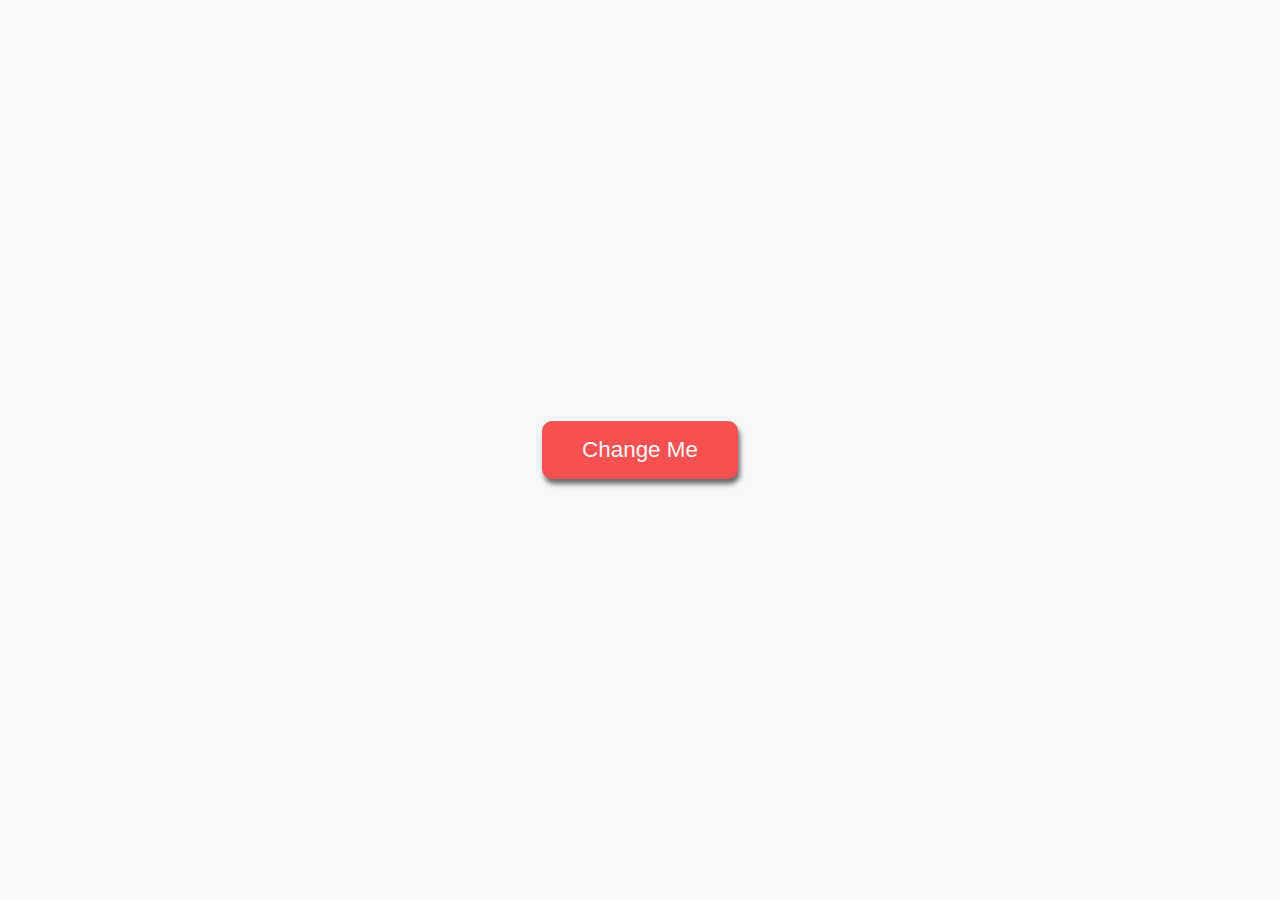
<file: JS Practice/change the button/index.html>
<html>
   <head>
      <meta charset="UTF-8" />
      <meta name="viewport" content="width=device-width, initial-scale=1.0" />
      <link rel="stylesheet" href="style.css">
   </head>

   <body>
      <button id="btn" class="btn">Change Me</button>
   </body>
   <script src="main.js"></script>
</html>
</file>
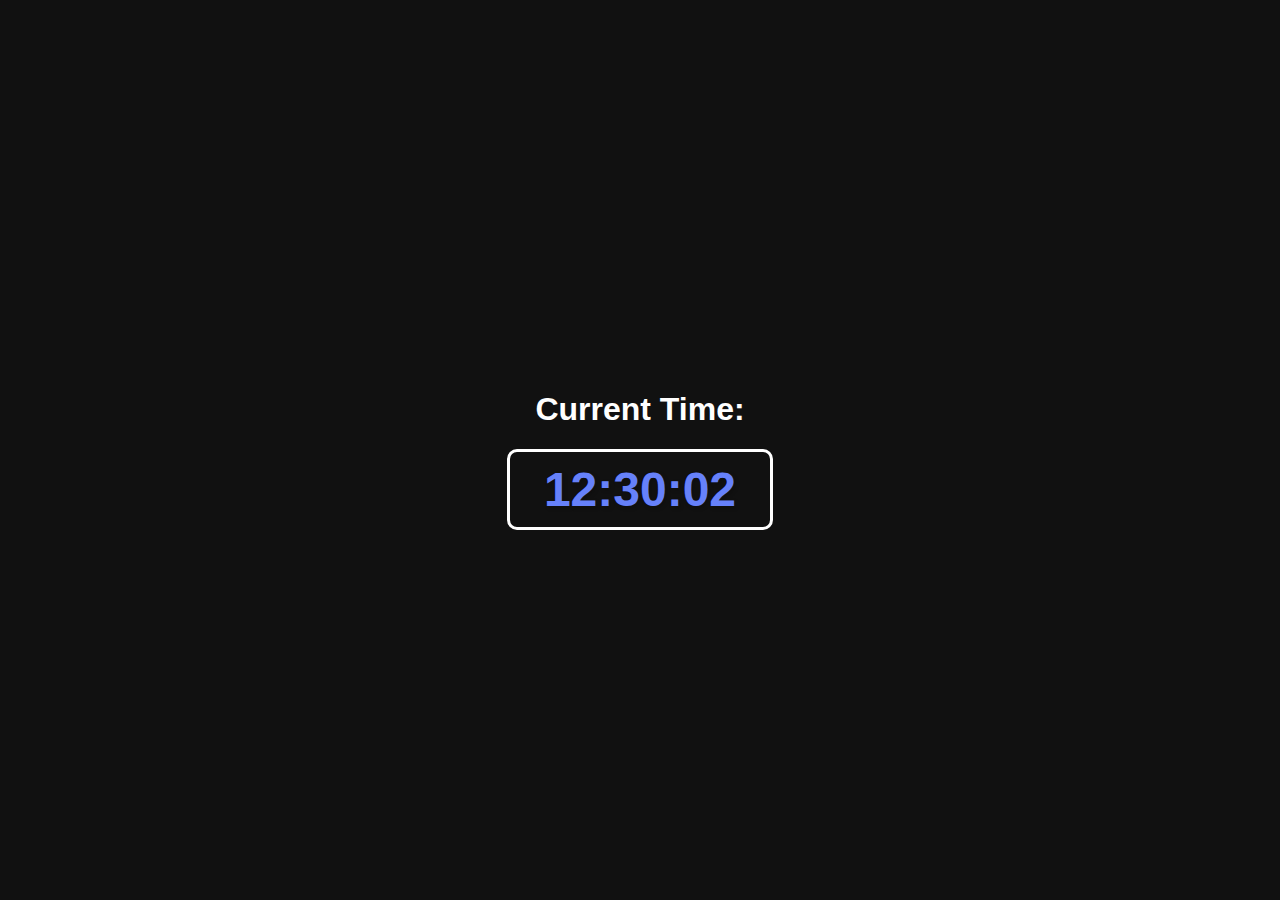
<file: JS Practice/Display time/index.html>
<html>
   <head>
      <meta charset="UTF-8" />
      <meta name="viewport" content="width=device-width, initial-scale=1.0" />
      <link rel="stylesheet" href="style.css">
   </head>

   <body>
      <div class="container">
         <h1>Current Time:</h1>
         <div class="time" id="time">12:30:02</div>
      </div>
      <script src="main.js"></script>
   </body>
</html>
</file>
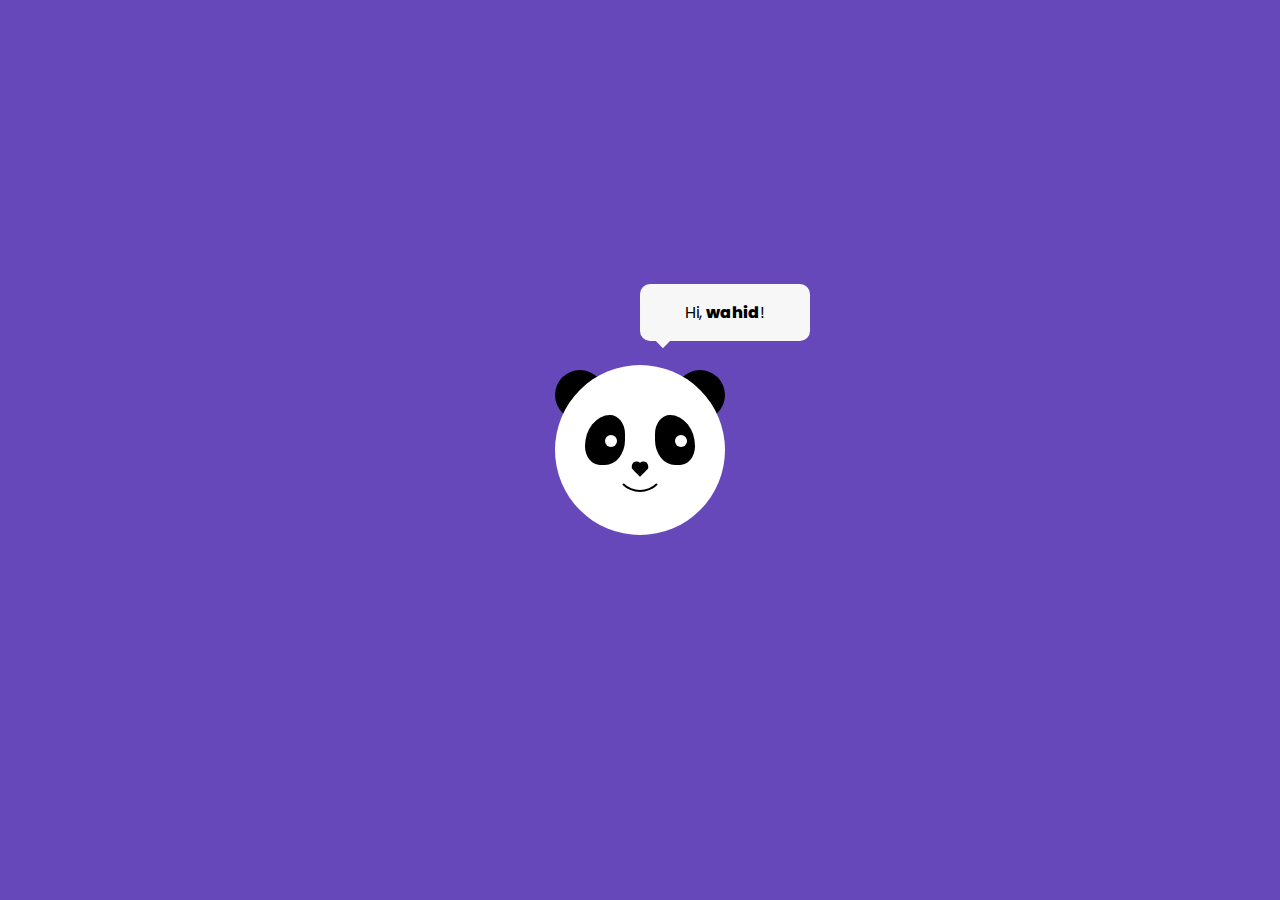
<file: JS Practice/Greeting Panda/index.html>
<html>
   <head>
      <meta charset="UTF-8" />
      <meta name="viewport" content="width=device-width, initial-scale=1.0" />
      <link rel="stylesheet" href="style.css">
   </head>

   <body>
      <div class="container">
         <div class="panda">
            <div class="ear left"></div>
            <div class="ear right"></div>
            <div class="eye left">
               <div class="eye-roll" data-eye-roll></div>
            </div>
            <div class="eye right">
               <div class="eye-roll" data-eye-roll></div>
            </div>
            <div class="nose">
               <svg
                  xmlns="http://www.w3.org/2000/svg"
                  class="icon icon-tabler icon-tabler-heart-filled"
                  width="20"
                  height="20"
                  viewBox="0 0 24 24"
                  stroke-width="2"
                  stroke="currentColor"
                  fill="none"
                  stroke-linecap="round"
                  stroke-linejoin="round">
                  <path stroke="none" d="M0 0h24v24H0z" fill="none" />
                  <path
                     d="M6.979 3.074a6 6 0 0 1 4.988 1.425l.037 .033l.034 -.03a6 6 0 0 1 4.733 -1.44l.246 .036a6 6 0 0 1 3.364 10.008l-.18 .185l-.048 .041l-7.45 7.379a1 1 0 0 1 -1.313 .082l-.094 -.082l-7.493 -7.422a6 6 0 0 1 3.176 -10.215z"
                     stroke-width="0"
                     fill="currentColor" />
               </svg>
            </div>
            <div class="mouth"></div>
         </div>
         <div class="chat-bubble">
            <p class="message"
               >Hi, <span id="name" class="name">iCoder</span>!</p
            >
         </div>
      </div>
      <script src="main.js"></script>
   </body>
</html>
</file>
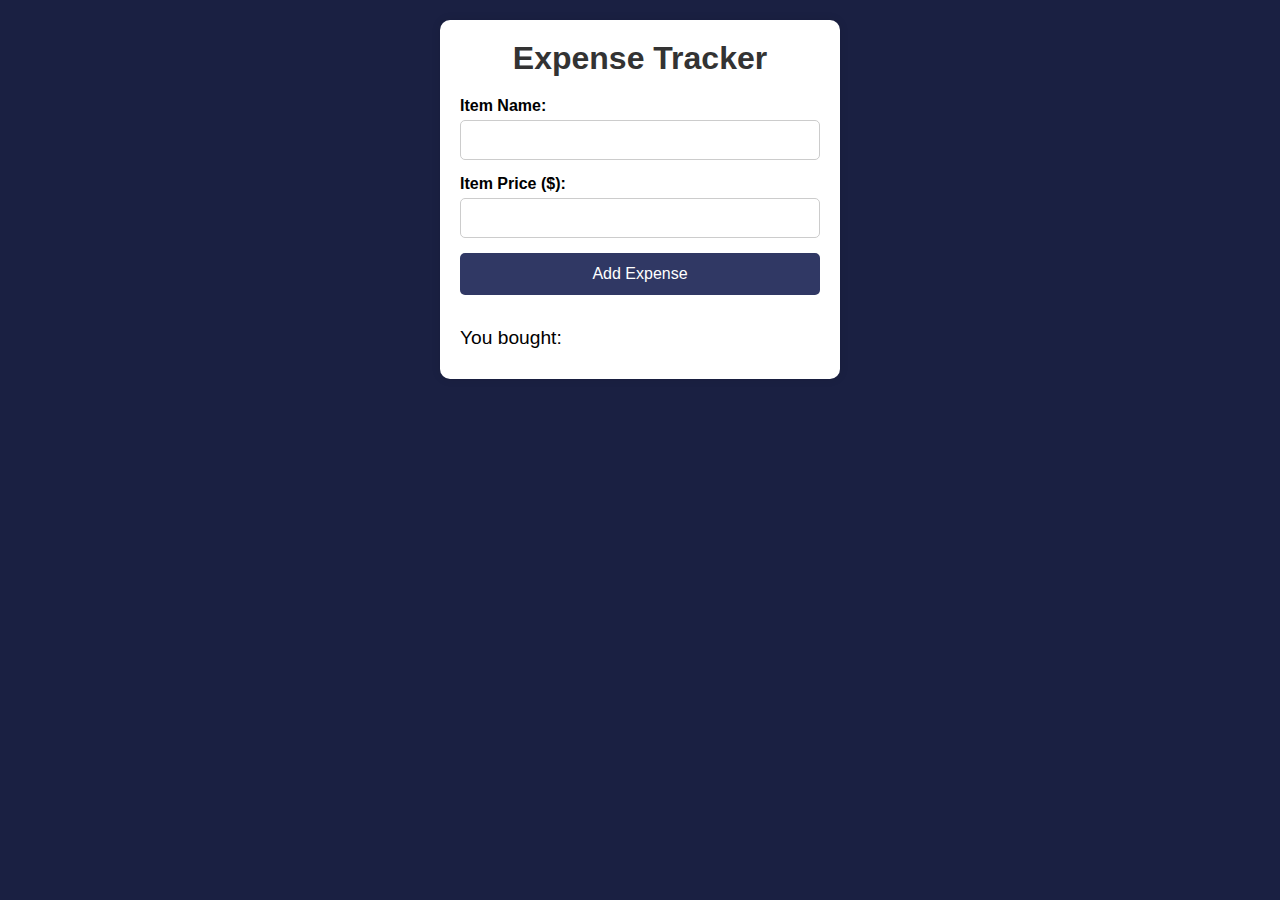
<file: JS Practice/Simple Expense Tracker/index.html>
<html>
   <head>
      <meta charset="UTF-8" />
      <meta name="viewport" content="width=device-width, initial-scale=1.0" />
      <link rel="stylesheet" href="style.css">
   </head>
   <body>
      <div class="container">
         <h1>Expense Tracker</h1>
         <form id="expense-form">
            <div class="form-group">
               <label for="item-name">Item Name:</label>
               <input type="text" id="item-name" required />
            </div>
            <div class="form-group">
               <label for="item-price">Item Price ($):</label>
               <input
                  type="number"
                  id="item-price"
                  min="0"
                  step="0.01"
                  required />
            </div>
            <button type="submit" id="add-btn">Add Expense</button>
         </form>
         <div class="expense-list-wrapper">
            <h2>You bought:</h2>
            <ul id="expense-list">
               <!-- All items go in here -->
               <li>Eggs - $10.00</li>
               <li>Bacon - $15.79</li>
            </ul>
         </div>
      </div>
      <script src="main.js"></script>
   </body>
</html>
</file>
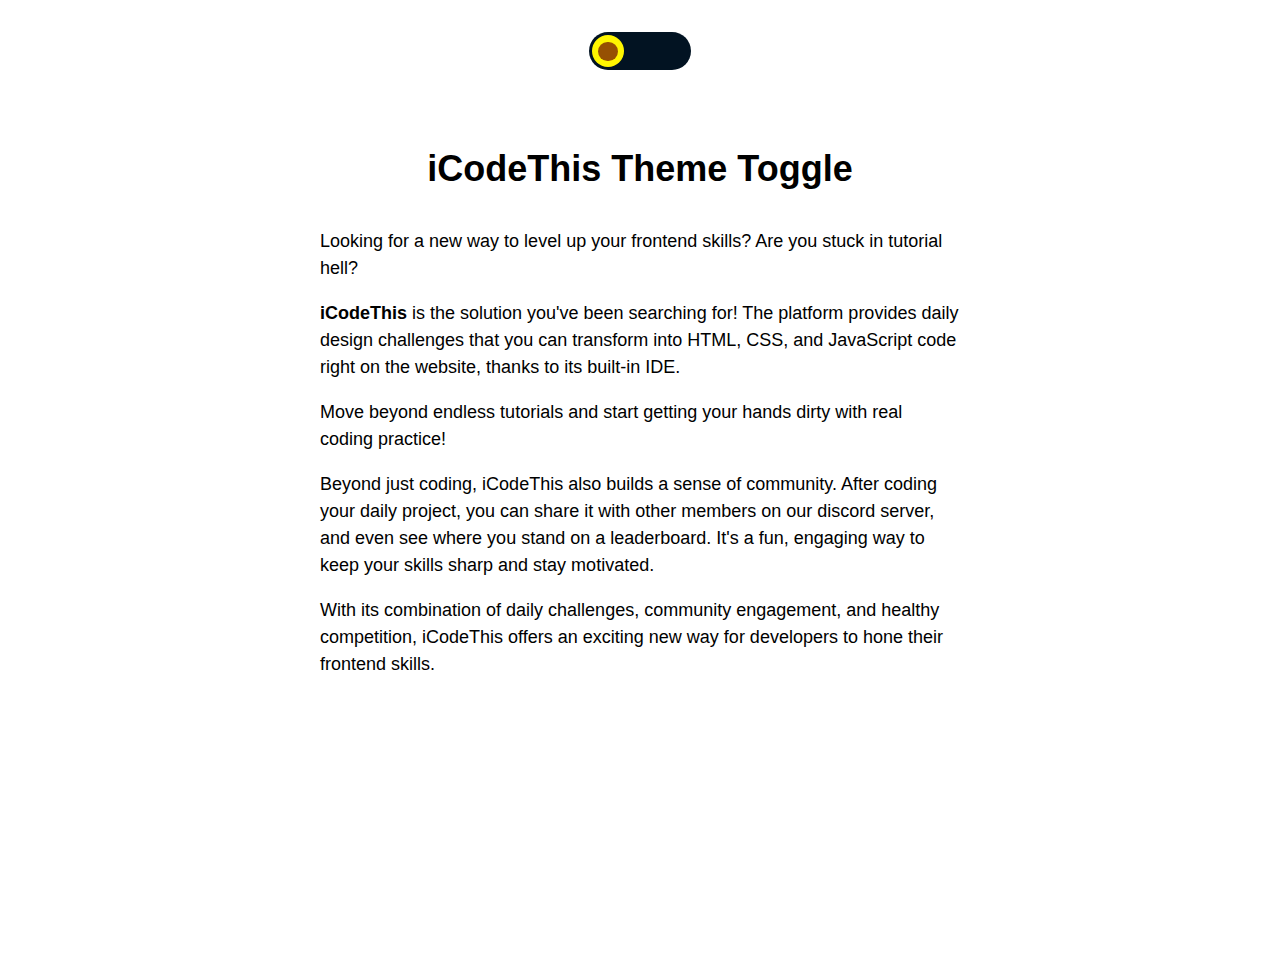
<file: JS Practice/Theme Toggle/index.html>
<html>
   <head>
      <meta charset="UTF-8" />
      <meta name="viewport" content="width=device-width, initial-scale=1.0" />
      <link rel="stylesheet" href="style.css">
   </head>

   <body>
      <header>
         <input type="checkbox" class="toggler" id="toggler" />
         <label class="toggler-background" for="toggler">
            <div class="big-circle">
               <div class="small-circle"></div>
            </div>
         </label>
      </header>
      <main id="content" class="content">
         <h1>iCodeThis Theme Toggle</h1>
         <p
            >Looking for a new way to level up your frontend skills? Are you
            stuck in tutorial hell?</p
         >

         <p
            ><strong>iCodeThis</strong> is the solution you've been searching
            for! The platform provides daily design challenges that you can
            transform into HTML, CSS, and JavaScript code right on the website,
            thanks to its built-in IDE.</p
         >

         <p
            >Move beyond endless tutorials and start getting your hands dirty
            with real coding practice!</p
         >

         <p
            >Beyond just coding, iCodeThis also builds a sense of community.
            After coding your daily project, you can share it with other members
            on our discord server, and even see where you stand on a
            leaderboard. It's a fun, engaging way to keep your skills sharp and
            stay motivated.</p
         >

         <p
            >With its combination of daily challenges, community engagement, and
            healthy competition, iCodeThis offers an exciting new way for
            developers to hone their frontend skills.</p
         >
      </main>
      <script src="main.js"></script>
   </body>
</html>
</file>
<file: JS Practice/change the button/style.css>
@import url('https://fonts.googleapis.com/css2?family=Poppins:wght@500&display=swap');

* {
    box-sizing: border-box;
}


body {
    background-color: #f7f7f7;
    display: flex;
    align-items: center;
    justify-content: center;
    font-family: 'Poppins', sans-serif;
    margin: 0;
    min-height: 100vh;
}

.btn {
    background-color: #f55153;
    border: none;
    box-shadow: 2px 5px 5px #6b6b6b;
    border-radius: 10px;
    color: #fef6f5;
    cursor: pointer;
    font-size: 1.4rem;
    padding: 1rem 2.5rem;
}

.btn:hover {
    background-color: #eb4548;
}

.btn:active {
    background-color: #d8484a;
    box-shadow: 0 0 0 0;
    transform: translateY(2px);
}
</file>
<file: JS Practice/Display time/style.css>
body {
    background-color: #111111;
    font-family: Arial, sans-serif;
    display: flex;
    justify-content: center;
    align-items: center;
    min-height: 100vh;
    margin: 0;
}

.container {
    text-align: center;
}

h1 {
    color: #ffffff;
}

.time {
    border: 3px solid #ffffff;
    border-radius: 10px;
    color: #6681fa;
    font-size: 3rem;
    font-weight: bold;
    padding: 10px;
    text-shadow: 2px 2px 4px rgba(0, 0, 0, 0.2);
    width: 15rem;
}
</file>
<file: JS Practice/Greeting Panda/style.css>
@import url('https://fonts.googleapis.com/css2?family=Poppins:ital,wght@0,400;0,700&display=swap');

* {
    box-sizing: border-box;
}

body {
    background-color: #6648bb;
    display: flex;
    flex-direction: column;
    align-items: center;
    justify-content: center;
    font-family: "Poppins", sans-serif;
    margin: 0;
    min-height: 100vh;
}

.panda {
    background-color: #fff;
    border-radius: 50%;
    position: relative;
    height: 170px;
    width: 170px;
}

.container {
    position: relative;
}

.panda .ear {
    background-color: #000;
    border-radius: 50%;
    position: absolute;
    top: 5px;
    height: 50px;
    width: 50px;
    z-index: -1;
}

.panda .ear.left {
    left: 0;
}

.panda .ear.right {
    right: 0;
}

.panda .eye {
    background-color: #000;
    position: absolute;
    top: 50px;
    left: 50%;
    height: 50px;
    width: 40px;
}

.panda .eye.left {
    border-radius: 100% 60% 80% 60%;
    transform: translateX(calc(-50% - 35px));
}

.panda .eye.right {
    border-radius: 60% 100% 60% 80%;
    transform: translateX(calc(-50% + 35px));
}

.panda .eye .eye-roll {
    background: #fff;
    border-radius: 50%;
    position: absolute;
    top: 20px;
    left: 20px;
    height: 12px;
    width: 12px;
    transform-origin: center left;
}

.panda .nose {
    position: absolute;
    top: 55%;
    left: 50%;
    transform: translate(-50%);
}

.panda .mouth {
    background: transparent;
    border-radius: 0 0 50% 50%;
    border: 2px solid transparent;
    border-bottom: 2px solid #000;
    position: absolute;
    top: 45%;
    left: 50%;
    transform: translate(-50%);
    height: 50px;
    width: 50px;
}

.chat-bubble {
    background-color: #f7f7f7;
    border-radius: 10px;
    position: absolute;
    top: -1.5rem;
    left: 50%;
    transform: translateY(-100%);
    max-width: 15rem;
    width: 100%;
}

.chat-bubble::before {
    background-color: #f7f7f7;
    content: "";
    position: absolute;
    bottom: 2px;
    left: 25px;
    transform: translateY(100%);
    rotate: 45deg;
    height: 10px;
    width: 10px;
}

.message {
    text-align: center;
}

.name {
    font-weight: 800;
}

@media (max-width: 640px){
    .chat-bubble{
        translate: -50% 0;
    }

    .chat-bubble::before {
        left: 50%;
    }
}
</file>
<file: JS Practice/Simple Expense Tracker/style.css>
* {
    box-sizing: border-box;
    margin: 0;
    padding: 0;
}

body {
    font-family: Arial, sans-serif;
    background-color: #1a2042;
}

.container {
    max-width: 400px;
    margin: 20px auto;
    padding: 20px;
    background-color: #fff;
    border-radius: 10px;
    box-shadow: 0 0 10px rgba(0, 0, 0, 0.1);
}

h1 {
    text-align: center;
    margin-bottom: 20px;
    color: #333;
}

.form-group {
    margin-bottom: 15px;
}

label {
    display: block;
    margin-bottom: 5px;
    font-weight: bold;
}

input[type="text"],
input[type="number"] {
    width: 100%;
    padding: 10px;
    font-size: 16px;
    border-radius: 5px;
    border: 1px solid #ccc;
}

button {
    background-color: #303864;
    border: none;
    border-radius: 5px;
    color: #fff;
    cursor: pointer;
    font-size: 1rem;
    padding: 12px;
    transition: background-color 0.3s ease;
    width: 100%;
}

button:hover {
    background-color: #434e8d;
}

.expense-list-wrapper {
    margin-top: 32px;
}

h2 {
    font-size: 1.2rem;
    font-weight: normal;
    margin-bottom: 10px;
}

ul {
    list-style-type: none;
    padding: 0;
    max-height: 300px;
    overflow-y: auto;
}

li {
    background-color: #f4d16f;
    border-radius: 5px;
    box-shadow: 0 2px 4px rgba(0, 0, 0, 0.2);
    color: #303864;
    margin-bottom: 10px;
    padding: 10px;
}
</file>
<file: JS Practice/Theme Toggle/style.css>
body {
    font-family: 'Poppins', sans-serif;
    display: flex;
    flex-direction: column;
    align-items: center;
    gap: 3rem;
    min-height: 100vh;
    margin: 0;
    padding: 2rem;
    transition: background-color 0.2s;
}

.toggler {
    position: absolute;
    width: 1px;
    height: 1px;
    padding: 0;
    margin: -1px;
    overflow: hidden;
    clip: rect(0, 0, 0, 0);
    white-space: nowrap;
    border-width: 0;
}

.toggler+.toggler-background {
    cursor: pointer;
    display: block;
    width: 6rem;
    padding: 0.2rem;
    background-color: #021322;
    border-radius: 999px;
}

.big-circle {
    height: 2rem;
    width: 2rem;
    border-radius: 50%;
    background-color: #fff601;
    cursor: pointer;
    display: flex;
    align-items: center;
    justify-content: center;
    transition: background-color 0.2s, transform 0.3s;
}

.small-circle {
    background-color: #965003;
    height: 60%;
    width: 60%;
    border-radius: 50%;
}

.toggler:checked+.toggler-background .big-circle {
    background-color: #021322;
    transform: translate(200%, 0);
    cursor: pointer;
}

.toggler:checked+.toggler-background .small-circle {
    background-color: #fff601;
}

.toggler:checked+.toggler-background{
    background-color: #965003;
}

body:has(.toggler:checked) {
    background-color: #021322;
}

.content {
    max-width: 40rem;
    font-size: 18px;
    line-height: 1.5;
}

h1 {
    text-align: center;
    margin-bottom: 2rem;
}
</file>
